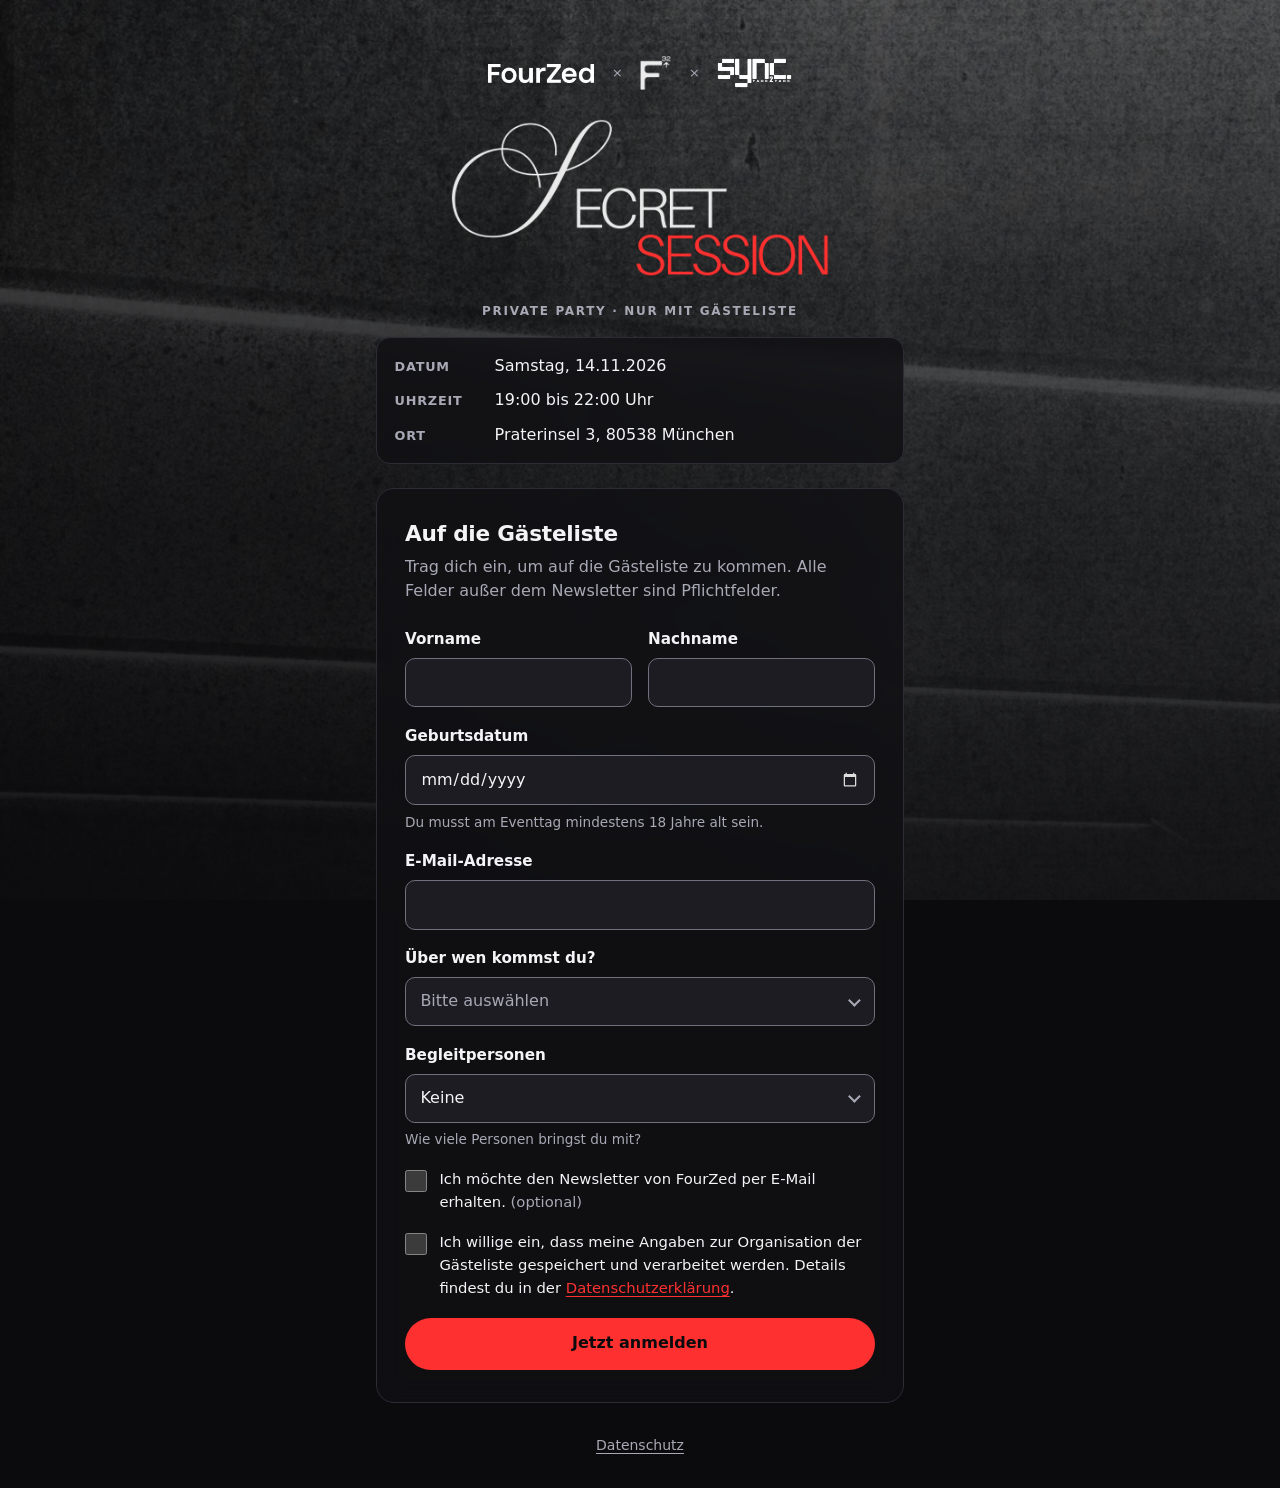
<file: index.html>
<!doctype html>
<html lang="de">
<head>
  <meta charset="utf-8">
  <meta name="viewport" content="width=device-width, initial-scale=1, viewport-fit=cover">
  <meta name="robots" content="noindex, nofollow">
  <meta name="color-scheme" content="dark">
  <meta name="theme-color" content="#0b0b0d">
  <title>Gästeliste · FourZed x F32 x sync. Secret Session</title>
  <meta name="description" content="Anmeldung zur Gästeliste: FourZed x F32 x sync. Secret Session, 14.11.2026, Praterinsel 3, München.">
  <link rel="icon" href="data:image/svg+xml,%3Csvg xmlns='http://www.w3.org/2000/svg' viewBox='0 0 32 32'%3E%3Crect width='32' height='32' rx='8' fill='%230b0b0d'/%3E%3Ccircle cx='16' cy='16' r='7' fill='%23ff3130'/%3E%3C/svg%3E">
  <link rel="stylesheet" href="style.css">
</head>
<body>
  <a class="skip-link" href="#main">Zum Inhalt springen</a>

  <div class="page">
    <header class="site-header">
      <ul class="partner-logos" aria-label="Veranstalter">
        <li><img class="logo-fourzed" src="assets/logo-fourzed-v2.png" alt="FourZed" width="720" height="129"></li>
        <li class="x" aria-hidden="true">×</li>
        <li><img class="logo-f32" src="assets/logo-f32.png" alt="F32" width="140" height="153"></li>
        <li class="x" aria-hidden="true">×</li>
        <li><img class="logo-sync" src="assets/logo-sync.png" alt="sync." width="280" height="113"></li>
      </ul>
    </header>

    <main id="main">
      <section class="hero" aria-labelledby="event-title">
        <h1 id="event-title" class="headline"><span class="visually-hidden">FourZed x F32 x sync. </span><img src="assets/headline-secret-session.png" alt="Secret Session" width="840" height="354"></h1>
        <p class="eyebrow">Private Party · Nur mit Gästeliste</p>
        <dl class="event-meta">
          <div>
            <dt>Datum</dt>
            <dd><time datetime="2026-11-14">Samstag, 14.11.2026</time></dd>
          </div>
          <div>
            <dt>Uhrzeit</dt>
            <dd><time datetime="2026-11-14T19:00">19:00</time> bis <time datetime="2026-11-14T22:00">22:00</time> Uhr</dd>
          </div>
          <div>
            <dt>Ort</dt>
            <dd>Praterinsel 3, 80538 München</dd>
          </div>
        </dl>
      </section>

      <section class="card" id="signup" aria-labelledby="form-title">
        <h2 id="form-title">Auf die Gästeliste</h2>
        <p class="lead">Trag dich ein, um auf die Gästeliste zu kommen. Alle Felder außer dem Newsletter sind Pflichtfelder.</p>

        <noscript>
          <p class="notice notice--error">Bitte aktiviere JavaScript, um dich für die Gästeliste anzumelden.</p>
        </noscript>

        <form id="signup-form" novalidate>
          <div class="row">
            <div class="field">
              <label for="firstName">Vorname</label>
              <input id="firstName" name="firstName" type="text" autocomplete="given-name" maxlength="60" required aria-describedby="firstName-error">
              <p class="field-error" id="firstName-error" aria-live="polite"></p>
            </div>
            <div class="field">
              <label for="lastName">Nachname</label>
              <input id="lastName" name="lastName" type="text" autocomplete="family-name" maxlength="60" required aria-describedby="lastName-error">
              <p class="field-error" id="lastName-error" aria-live="polite"></p>
            </div>
          </div>

          <div class="field">
            <label for="birthdate">Geburtsdatum</label>
            <input id="birthdate" name="birthdate" type="date" autocomplete="bday" min="1900-01-01" required aria-describedby="birthdate-hint birthdate-error">
            <p class="field-hint" id="birthdate-hint">Du musst am Eventtag mindestens <span data-min-age>18</span> Jahre alt sein.</p>
            <p class="field-error" id="birthdate-error" aria-live="polite"></p>
          </div>

          <div class="field">
            <label for="email">E-Mail-Adresse</label>
            <input id="email" name="email" type="email" autocomplete="email" inputmode="email" maxlength="254" spellcheck="false" autocapitalize="off" required aria-describedby="email-error">
            <p class="field-error" id="email-error" aria-live="polite"></p>
          </div>

          <div class="field">
            <label for="via">Über wen kommst du?</label>
            <div class="select-wrap">
              <select id="via" name="via" required aria-describedby="via-error">
                <option value="" selected disabled>Bitte auswählen</option>
                <option value="sync.">sync.</option>
                <option value="F32">F32</option>
                <option value="FourZed">FourZed</option>
              </select>
            </div>
            <p class="field-error" id="via-error" aria-live="polite"></p>
          </div>

          <div class="field">
            <label for="guests">Begleitpersonen</label>
            <div class="select-wrap">
              <select id="guests" name="guests" required aria-describedby="guests-hint guests-error">
                <option value="0" selected>Keine</option>
                <option value="1">1 Person</option>
                <option value="2">2 Personen</option>
                <option value="3">3 Personen</option>
                <option value="4">4 Personen</option>
                <option value="5">5 Personen</option>
              </select>
            </div>
            <p class="field-hint" id="guests-hint">Wie viele Personen bringst du mit?</p>
            <p class="field-error" id="guests-error" aria-live="polite"></p>
          </div>

          <!-- Honeypot gegen Spam-Bots: für Menschen unsichtbar, bitte nicht entfernen. -->
          <div class="hp" aria-hidden="true">
            <label for="website">Website (bitte leer lassen)</label>
            <input id="website" name="website" type="text" tabindex="-1" autocomplete="off">
          </div>

          <div class="field field--check">
            <input id="newsletter" name="newsletter" type="checkbox">
            <label for="newsletter">Ich möchte den Newsletter von FourZed per E-Mail erhalten. <span class="optional">(optional)</span></label>
          </div>

          <div class="field field--check">
            <input id="consent" name="consent" type="checkbox" required aria-describedby="consent-error">
            <label for="consent">Ich willige ein, dass meine Angaben zur Organisation der Gästeliste gespeichert und verarbeitet werden. Details findest du in der <a href="datenschutz.html" target="_blank" rel="noopener">Datenschutzerklärung<span class="visually-hidden"> (öffnet in neuem Tab)</span></a>.</label>
            <p class="field-error" id="consent-error" aria-live="polite"></p>
          </div>

          <div id="form-status" class="notice" role="alert" hidden></div>

          <button type="submit" class="btn btn--primary" id="submit-btn">
            <span class="btn-spinner" aria-hidden="true"></span>
            <span class="btn-label">Jetzt anmelden</span>
          </button>
        </form>
      </section>

      <section class="card success" id="success" hidden aria-labelledby="success-title">
        <div class="success-icon" aria-hidden="true">
          <svg viewBox="0 0 24 24" width="28" height="28"><path d="M5 12.5l4.5 4.5L19 7.5" fill="none" stroke="currentColor" stroke-width="2.5" stroke-linecap="round" stroke-linejoin="round"/></svg>
        </div>
        <h2 id="success-title" tabindex="-1">Du stehst auf der Gästeliste!</h2>
        <p class="lead" id="success-text">Wir freuen uns auf dich.</p>
        <dl class="event-meta event-meta--compact">
          <div>
            <dt>Event</dt>
            <dd>FourZed x F32 x sync. Secret Session</dd>
          </div>
          <div>
            <dt>Wann</dt>
            <dd>Samstag, 14.11.2026, 19:00 bis 22:00 Uhr</dd>
          </div>
          <div>
            <dt>Wo</dt>
            <dd>Praterinsel 3, 80538 München</dd>
          </div>
        </dl>
        <button type="button" class="btn btn--primary" id="ics-btn">Zum Kalender hinzufügen</button>
      </section>
    </main>

    <footer class="site-footer">
      <nav aria-label="Rechtliches">
        <a href="datenschutz.html">Datenschutz</a>
      </nav>
    </footer>
  </div>

  <script src="config.js"></script>
  <script src="script.js"></script>
</body>
</html>
</file>
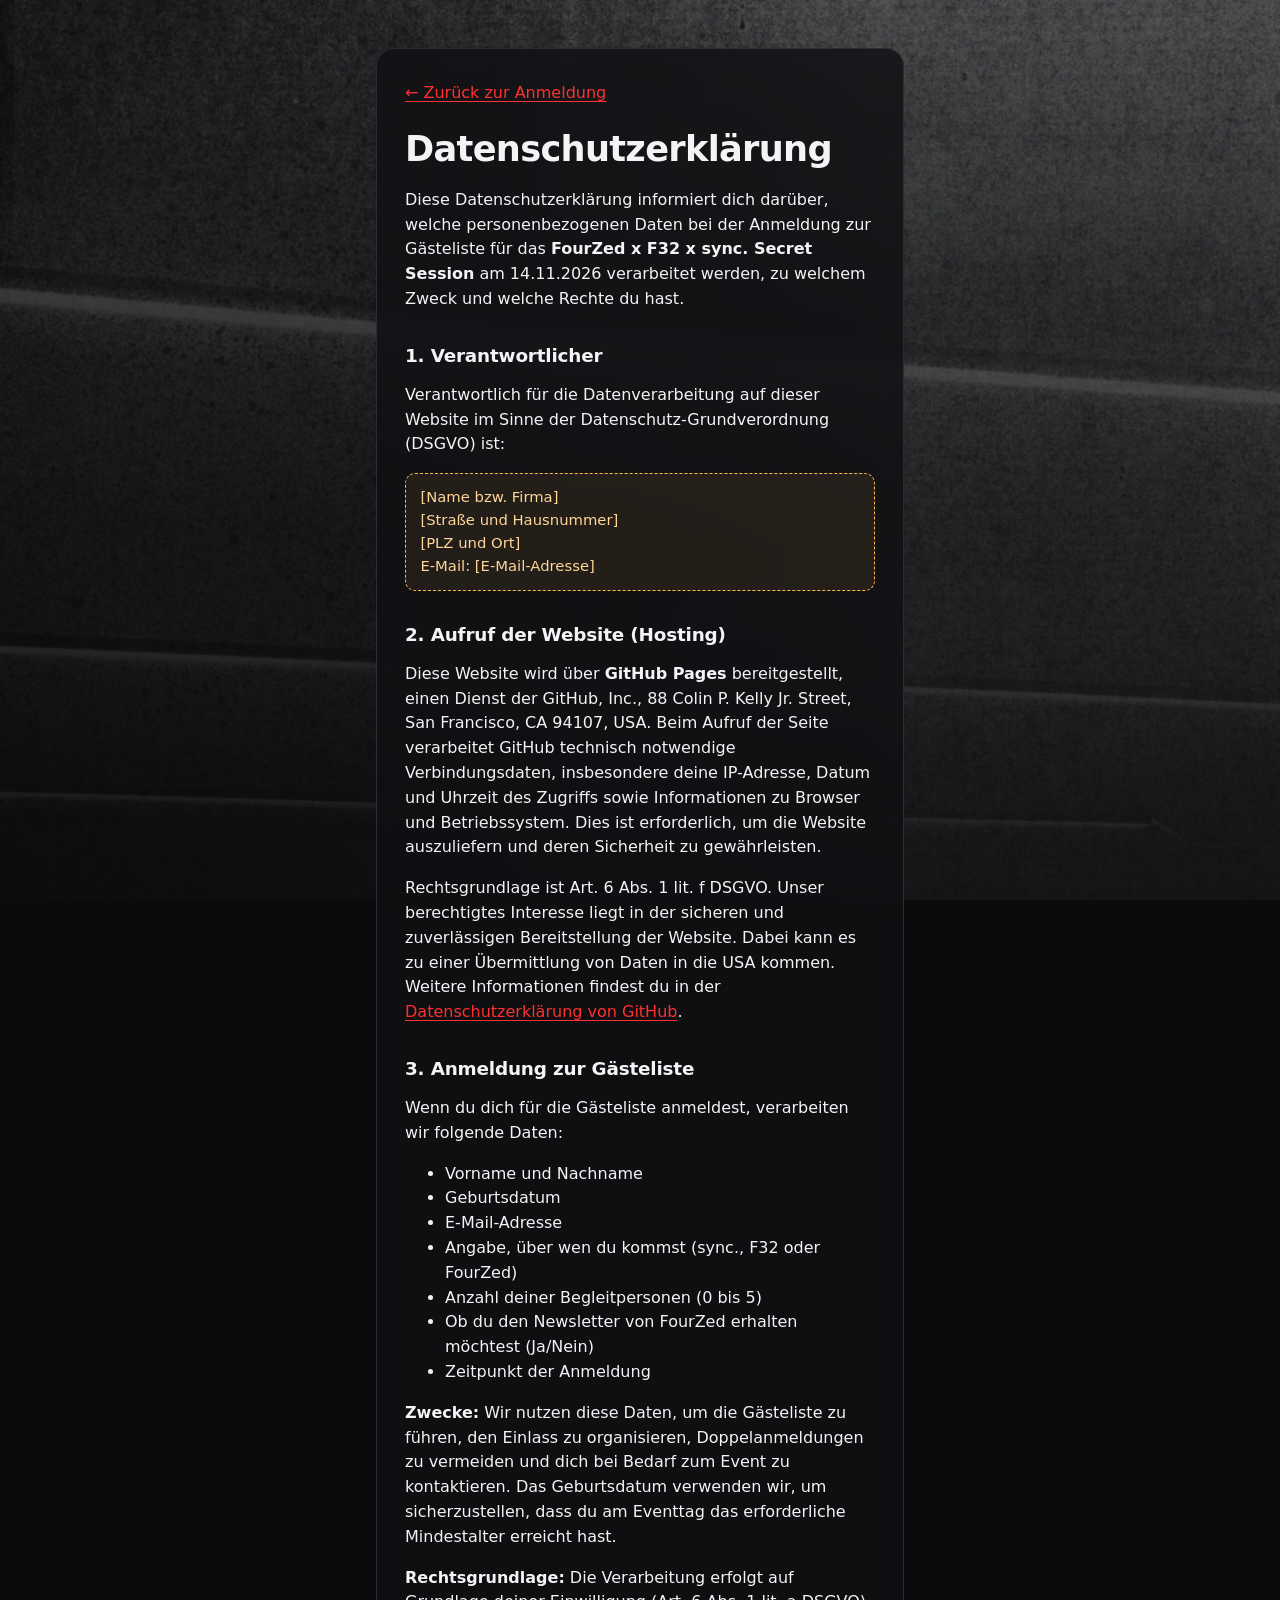
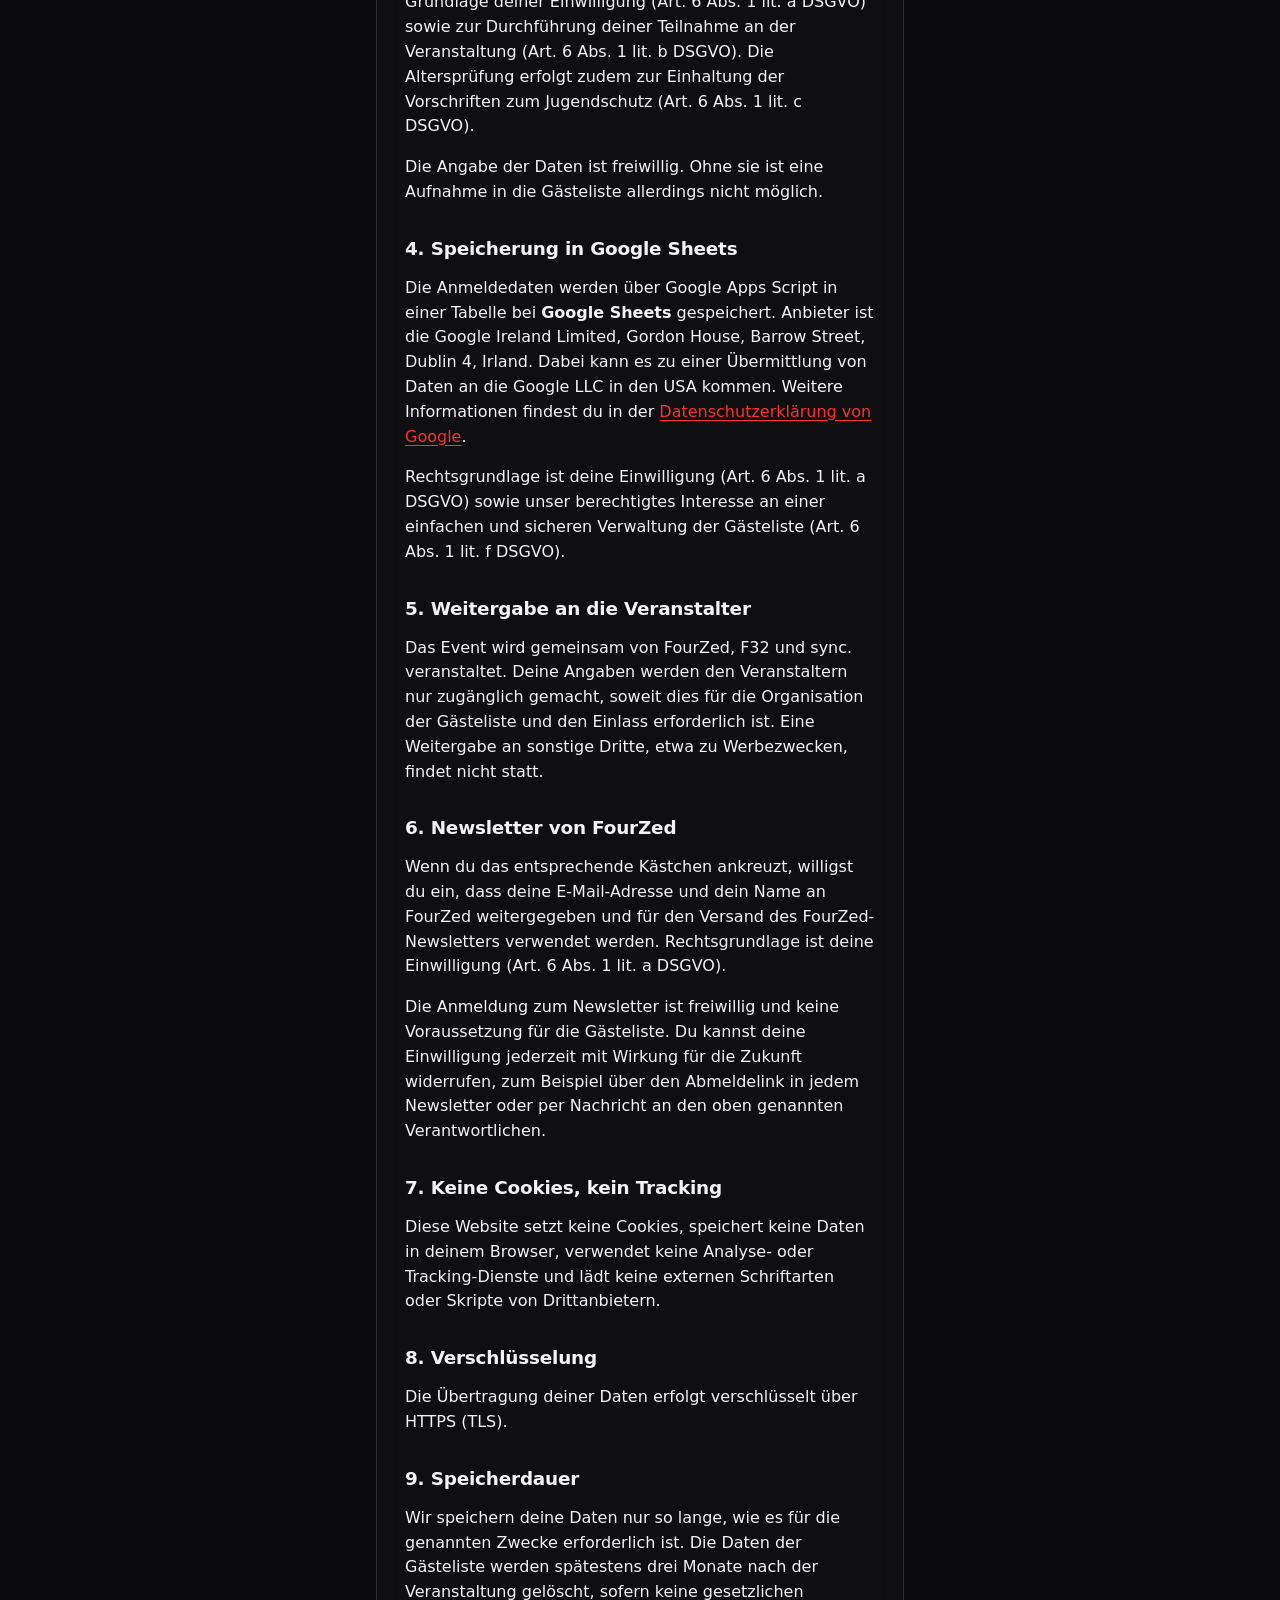
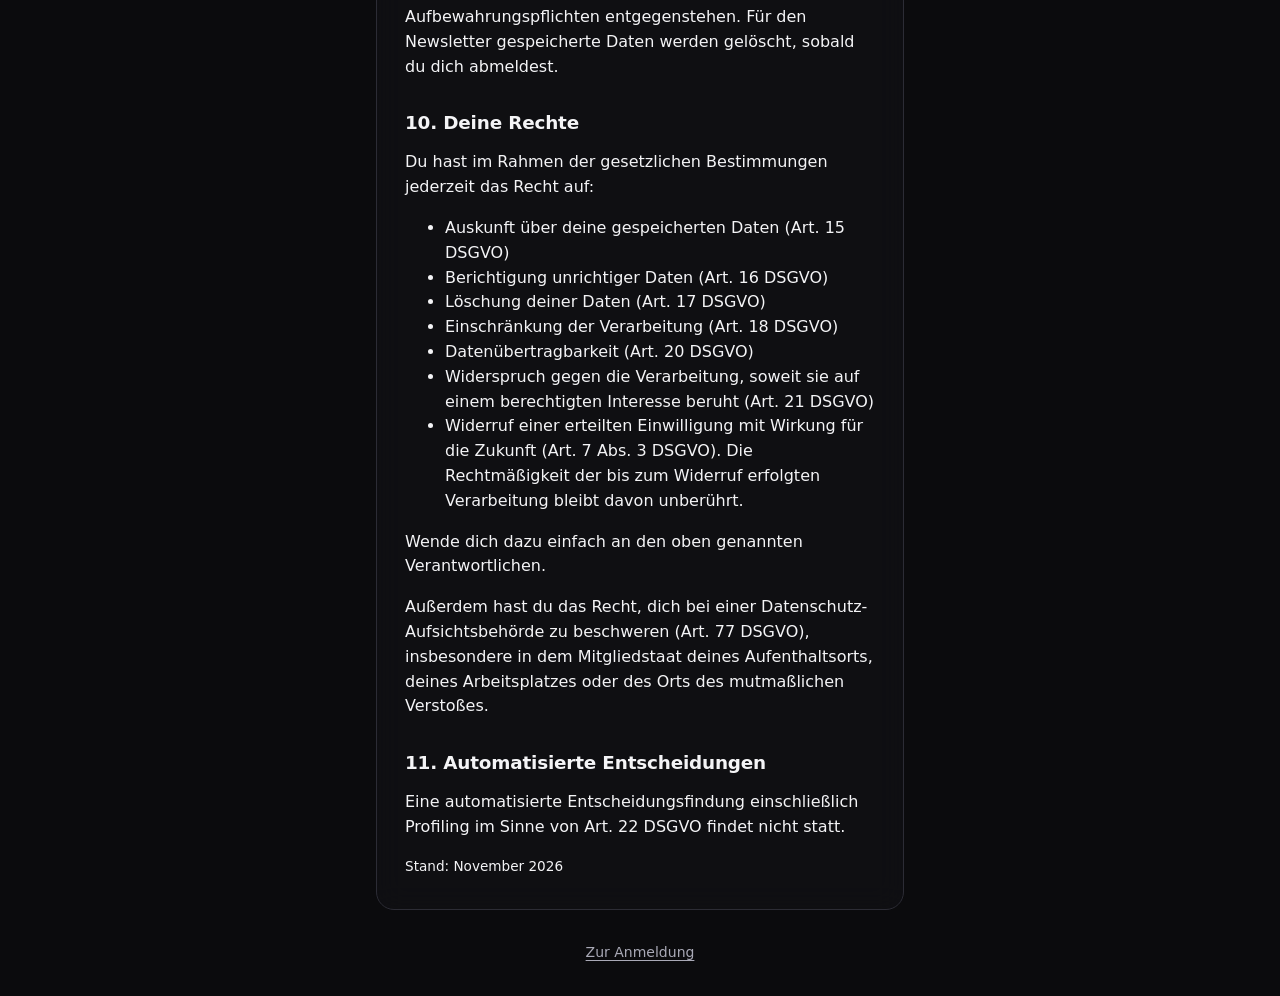
<file: datenschutz.html>
<!doctype html>
<html lang="de">
<head>
  <meta charset="utf-8">
  <meta name="viewport" content="width=device-width, initial-scale=1, viewport-fit=cover">
  <meta name="robots" content="noindex, nofollow">
  <meta name="color-scheme" content="dark">
  <title>Datenschutzerklärung · Gästeliste</title>
  <link rel="icon" href="data:image/svg+xml,%3Csvg xmlns='http://www.w3.org/2000/svg' viewBox='0 0 32 32'%3E%3Crect width='32' height='32' rx='8' fill='%230b0b0d'/%3E%3Ccircle cx='16' cy='16' r='7' fill='%23fea7f2'/%3E%3C/svg%3E">
  <link rel="stylesheet" href="style.css">
</head>
<body>
  <div class="page">
    <main id="main" class="legal">
      <a class="back" href="index.html">← Zurück zur Anmeldung</a>
      <h1>Datenschutzerklärung</h1>
      <p>Diese Datenschutzerklärung informiert dich darüber, welche personenbezogenen Daten bei der Anmeldung zur Gästeliste für das <strong>FourZed x F32 x sync. Secret Session</strong> am 14.11.2026 verarbeitet werden, zu welchem Zweck und welche Rechte du hast.</p>

      <h2>1. Verantwortlicher</h2>
      <p>Verantwortlich für die Datenverarbeitung auf dieser Website im Sinne der Datenschutz-Grundverordnung (DSGVO) ist:</p>
      <!-- BITTE AUSFÜLLEN: Name/Firma, Anschrift und E-Mail des Verantwortlichen. Ohne diese Angaben ist die Erklärung unvollständig. -->
      <address class="placeholder">[Name bzw. Firma]<br>[Straße und Hausnummer]<br>[PLZ und Ort]<br>E-Mail: [E-Mail-Adresse]</address>

      <h2>2. Aufruf der Website (Hosting)</h2>
      <p>Diese Website wird über <strong>GitHub Pages</strong> bereitgestellt, einen Dienst der GitHub, Inc., 88 Colin P. Kelly Jr. Street, San Francisco, CA 94107, USA. Beim Aufruf der Seite verarbeitet GitHub technisch notwendige Verbindungsdaten, insbesondere deine IP-Adresse, Datum und Uhrzeit des Zugriffs sowie Informationen zu Browser und Betriebssystem. Dies ist erforderlich, um die Website auszuliefern und deren Sicherheit zu gewährleisten.</p>
      <p>Rechtsgrundlage ist Art. 6 Abs. 1 lit. f DSGVO. Unser berechtigtes Interesse liegt in der sicheren und zuverlässigen Bereitstellung der Website. Dabei kann es zu einer Übermittlung von Daten in die USA kommen. Weitere Informationen findest du in der <a href="https://docs.github.com/de/site-policy/privacy-policies/github-general-privacy-statement" rel="noopener">Datenschutzerklärung von GitHub</a>.</p>

      <h2>3. Anmeldung zur Gästeliste</h2>
      <p>Wenn du dich für die Gästeliste anmeldest, verarbeiten wir folgende Daten:</p>
      <ul>
        <li>Vorname und Nachname</li>
        <li>Geburtsdatum</li>
        <li>E-Mail-Adresse</li>
        <li>Angabe, über wen du kommst (sync., F32 oder FourZed)</li>
        <li>Anzahl deiner Begleitpersonen (0 bis 5)</li>
        <li>Ob du den Newsletter von FourZed erhalten möchtest (Ja/Nein)</li>
        <li>Zeitpunkt der Anmeldung</li>
      </ul>
      <p><strong>Zwecke:</strong> Wir nutzen diese Daten, um die Gästeliste zu führen, den Einlass zu organisieren, Doppelanmeldungen zu vermeiden und dich bei Bedarf zum Event zu kontaktieren. Das Geburtsdatum verwenden wir, um sicherzustellen, dass du am Eventtag das erforderliche Mindestalter erreicht hast.</p>
      <p><strong>Rechtsgrundlage:</strong> Die Verarbeitung erfolgt auf Grundlage deiner Einwilligung (Art. 6 Abs. 1 lit. a DSGVO) sowie zur Durchführung deiner Teilnahme an der Veranstaltung (Art. 6 Abs. 1 lit. b DSGVO). Die Altersprüfung erfolgt zudem zur Einhaltung der Vorschriften zum Jugendschutz (Art. 6 Abs. 1 lit. c DSGVO).</p>
      <p>Die Angabe der Daten ist freiwillig. Ohne sie ist eine Aufnahme in die Gästeliste allerdings nicht möglich.</p>

      <h2>4. Speicherung in Google Sheets</h2>
      <p>Die Anmeldedaten werden über Google Apps Script in einer Tabelle bei <strong>Google Sheets</strong> gespeichert. Anbieter ist die Google Ireland Limited, Gordon House, Barrow Street, Dublin 4, Irland. Dabei kann es zu einer Übermittlung von Daten an die Google LLC in den USA kommen. Weitere Informationen findest du in der <a href="https://policies.google.com/privacy?hl=de" rel="noopener">Datenschutzerklärung von Google</a>.</p>
      <p>Rechtsgrundlage ist deine Einwilligung (Art. 6 Abs. 1 lit. a DSGVO) sowie unser berechtigtes Interesse an einer einfachen und sicheren Verwaltung der Gästeliste (Art. 6 Abs. 1 lit. f DSGVO).</p>

      <h2>5. Weitergabe an die Veranstalter</h2>
      <p>Das Event wird gemeinsam von FourZed, F32 und sync. veranstaltet. Deine Angaben werden den Veranstaltern nur zugänglich gemacht, soweit dies für die Organisation der Gästeliste und den Einlass erforderlich ist. Eine Weitergabe an sonstige Dritte, etwa zu Werbezwecken, findet nicht statt.</p>

      <h2>6. Newsletter von FourZed</h2>
      <p>Wenn du das entsprechende Kästchen ankreuzt, willigst du ein, dass deine E-Mail-Adresse und dein Name an FourZed weitergegeben und für den Versand des FourZed-Newsletters verwendet werden. Rechtsgrundlage ist deine Einwilligung (Art. 6 Abs. 1 lit. a DSGVO).</p>
      <p>Die Anmeldung zum Newsletter ist freiwillig und keine Voraussetzung für die Gästeliste. Du kannst deine Einwilligung jederzeit mit Wirkung für die Zukunft widerrufen, zum Beispiel über den Abmeldelink in jedem Newsletter oder per Nachricht an den oben genannten Verantwortlichen.</p>

      <h2>7. Keine Cookies, kein Tracking</h2>
      <p>Diese Website setzt keine Cookies, speichert keine Daten in deinem Browser, verwendet keine Analyse- oder Tracking-Dienste und lädt keine externen Schriftarten oder Skripte von Drittanbietern.</p>

      <h2>8. Verschlüsselung</h2>
      <p>Die Übertragung deiner Daten erfolgt verschlüsselt über HTTPS (TLS).</p>

      <h2>9. Speicherdauer</h2>
      <p>Wir speichern deine Daten nur so lange, wie es für die genannten Zwecke erforderlich ist. Die Daten der Gästeliste werden spätestens drei Monate nach der Veranstaltung gelöscht, sofern keine gesetzlichen Aufbewahrungspflichten entgegenstehen. Für den Newsletter gespeicherte Daten werden gelöscht, sobald du dich abmeldest.</p>

      <h2>10. Deine Rechte</h2>
      <p>Du hast im Rahmen der gesetzlichen Bestimmungen jederzeit das Recht auf:</p>
      <ul>
        <li>Auskunft über deine gespeicherten Daten (Art. 15 DSGVO)</li>
        <li>Berichtigung unrichtiger Daten (Art. 16 DSGVO)</li>
        <li>Löschung deiner Daten (Art. 17 DSGVO)</li>
        <li>Einschränkung der Verarbeitung (Art. 18 DSGVO)</li>
        <li>Datenübertragbarkeit (Art. 20 DSGVO)</li>
        <li>Widerspruch gegen die Verarbeitung, soweit sie auf einem berechtigten Interesse beruht (Art. 21 DSGVO)</li>
        <li>Widerruf einer erteilten Einwilligung mit Wirkung für die Zukunft (Art. 7 Abs. 3 DSGVO). Die Rechtmäßigkeit der bis zum Widerruf erfolgten Verarbeitung bleibt davon unberührt.</li>
      </ul>
      <p>Wende dich dazu einfach an den oben genannten Verantwortlichen.</p>
      <p>Außerdem hast du das Recht, dich bei einer Datenschutz-Aufsichtsbehörde zu beschweren (Art. 77 DSGVO), insbesondere in dem Mitgliedstaat deines Aufenthaltsorts, deines Arbeitsplatzes oder des Orts des mutmaßlichen Verstoßes.</p>

      <h2>11. Automatisierte Entscheidungen</h2>
      <p>Eine automatisierte Entscheidungsfindung einschließlich Profiling im Sinne von Art. 22 DSGVO findet nicht statt.</p>

      <p class="field-hint">Stand: November 2026</p>
    </main>

    <footer class="site-footer">
      <nav aria-label="Navigation">
        <a href="index.html">Zur Anmeldung</a>
      </nav>
    </footer>
  </div>
</body>
</html>
</file>
<file: style.css>
/* ==========================================================================
   Gästeliste – Stylesheet
   Akzentfarbe zentral über --accent änderbar.
   ========================================================================== */

:root {
  --accent: #ff3130;          /* Akzentfarbe (Rot aus dem "SESSION"-Schriftzug) */
  --accent-rgb: 255, 49, 48;  /* gleiche Farbe als RGB für Transparenzen */
  --accent-contrast: #0b0b0d; /* Textfarbe auf Akzent */

  --bg: #0b0b0d;
  --surface: #141418;
  --surface-glass: rgba(16, 16, 20, .82);
  --surface-2: #1c1c22;
  --border: #2c2c35;
  --border-strong: #8a8a9a;
  --field-border: #70707e;   /* min. 3:1 Kontrast zum Feld */
  --text: #f4f4f6;
  --text-muted: #a9a9b6;
  --error: #ffb547;           /* Bernstein, damit Fehler sich vom roten Akzent abheben */
  --error-bg: rgba(255, 181, 71, 0.1);
  --success: var(--accent);

  --radius: 14px;
  --radius-sm: 10px;
  --focus: 0 0 0 3px var(--bg), 0 0 0 5px var(--accent);

  --font: system-ui, -apple-system, "Segoe UI", Roboto, "Helvetica Neue", Arial, sans-serif;

  color-scheme: dark;
}

*,
*::before,
*::after { box-sizing: border-box; }

html { -webkit-text-size-adjust: 100%; text-size-adjust: 100%; }

body {
  margin: 0;
  min-height: 100vh;
  background: var(--bg);
  color: var(--text);
  font-family: var(--font);
  font-size: 1rem;
  line-height: 1.55;
  -webkit-font-smoothing: antialiased;
}

/* Hintergrundbild, fest hinter dem Inhalt (funktioniert auch auf iOS) */
body::before {
  content: "";
  position: fixed;
  inset: 0;
  z-index: -1;
  background:
    linear-gradient(180deg, rgba(11, 11, 13, .45) 0%, rgba(11, 11, 13, .72) 40%, rgba(11, 11, 13, .9) 100%),
    url("assets/background.webp") center top / cover no-repeat;
}

a { color: var(--accent); text-underline-offset: 3px; }
a:hover { text-decoration-thickness: 2px; }

:focus-visible { outline: none; box-shadow: var(--focus); border-radius: 6px; }

.visually-hidden {
  position: absolute !important;
  width: 1px; height: 1px;
  margin: -1px; padding: 0;
  overflow: hidden; clip: rect(0 0 0 0);
  white-space: nowrap; border: 0;
}

.skip-link {
  position: absolute; left: 1rem; top: -100px; z-index: 10;
  background: var(--accent); color: var(--accent-contrast);
  padding: .6rem 1rem; border-radius: var(--radius-sm); font-weight: 600;
  text-decoration: none;
}
.skip-link:focus { top: 1rem; }

/* Layout ---------------------------------------------------------------- */

.page {
  width: 100%;
  max-width: 560px;
  margin: 0 auto;
  padding: max(1.25rem, env(safe-area-inset-top)) 1rem max(2rem, env(safe-area-inset-bottom));
}

.site-header { display: flex; justify-content: center; padding: .5rem 0 1.75rem; }

.partner-logos {
  display: flex; align-items: center; justify-content: center;
  gap: .9rem;
  margin: 0; padding: 0; list-style: none;
}
.partner-logos li { display: flex; align-items: center; }
.partner-logos img { display: block; width: auto; }
.partner-logos .logo-fourzed { height: 17px; }
.partner-logos .logo-f32 { height: 30px; }
.partner-logos .logo-sync { height: 27px; }
.partner-logos .x { color: var(--text-muted); font-size: .8rem; line-height: 1; }

/* Hero ------------------------------------------------------------------ */

.hero { margin-bottom: 1.5rem; text-align: center; }

.eyebrow {
  margin: 0 0 1rem;
  color: var(--text-muted);
  font-size: .75rem; font-weight: 600; letter-spacing: .14em; text-transform: uppercase;
}

h1 {
  margin: 0 0 1.25rem;
  font-size: clamp(1.9rem, 8vw, 2.6rem);
  line-height: 1.08;
  letter-spacing: -0.02em;
  font-weight: 750;
}
.headline { margin: 0 0 1.5rem; line-height: 0; }
.headline img { display: inline-block; width: min(100%, 320px); height: auto; }

h2 { margin: 0 0 .4rem; font-size: 1.35rem; letter-spacing: -0.01em; line-height: 1.25; }

.lead { margin: 0 0 1.5rem; color: var(--text-muted); }

.event-meta {
  display: grid; gap: .6rem;
  margin: 0; padding: 1rem 1.1rem;
  border: 1px solid var(--border);
  border-radius: var(--radius);
  background: var(--surface-glass);
  text-align: left;
  -webkit-backdrop-filter: blur(10px);
  backdrop-filter: blur(10px);
}
.event-meta > div { display: grid; grid-template-columns: 5.5rem 1fr; gap: .75rem; align-items: baseline; }
.event-meta dt { color: var(--text-muted); font-size: .8rem; font-weight: 600; letter-spacing: .06em; text-transform: uppercase; }
.event-meta dd { margin: 0; font-weight: 500; }
.event-meta--compact { margin: 0 0 1.5rem; text-align: left; }

/* Card ------------------------------------------------------------------ */

.card {
  background: var(--surface-glass);
  -webkit-backdrop-filter: blur(14px);
  backdrop-filter: blur(14px);
  border: 1px solid var(--border);
  border-radius: calc(var(--radius) + 4px);
  padding: 1.5rem 1.1rem;
}

/* Form ------------------------------------------------------------------ */

.row { display: grid; gap: 0; }

.field { margin-bottom: 1.1rem; }

label { display: block; margin-bottom: .4rem; font-weight: 600; font-size: .95rem; }

input[type="text"],
input[type="email"],
input[type="date"],
select {
  display: block;
  width: 100%;
  min-height: 3rem;
  padding: .7rem .9rem;
  font: inherit;
  font-size: 1rem; /* verhindert Zoom auf iOS */
  color: var(--text);
  background: var(--surface-2);
  border: 1.5px solid var(--field-border);
  border-radius: var(--radius-sm);
  transition: border-color .15s ease, box-shadow .15s ease;
  -webkit-appearance: none;
  appearance: none;
}

input[type="date"] { line-height: 1.5; }
input[type="date"]::-webkit-date-and-time-value { text-align: left; }
input[type="date"]::-webkit-calendar-picker-indicator { opacity: .85; cursor: pointer; }

input:hover, select:hover { border-color: var(--border-strong); }

input:focus-visible, select:focus-visible {
  border-color: var(--accent);
  box-shadow: 0 0 0 3px rgba(var(--accent-rgb), .35);
  border-radius: var(--radius-sm);
}

.select-wrap { position: relative; }
.select-wrap::after {
  content: "";
  position: absolute; right: 1rem; top: 50%;
  width: .55rem; height: .55rem;
  border-right: 2px solid var(--text-muted);
  border-bottom: 2px solid var(--text-muted);
  transform: translateY(-70%) rotate(45deg);
  pointer-events: none;
}
select { padding-right: 2.5rem; cursor: pointer; }
select:invalid, select option[value=""] { color: var(--text-muted); }
select option { color: var(--text); background: var(--surface-2); }

[aria-invalid="true"] { border-color: var(--error) !important; }

.field-hint { margin: .4rem 0 0; color: var(--text-muted); font-size: .85rem; }

.field-error {
  margin: .4rem 0 0;
  color: var(--error);
  font-size: .875rem; font-weight: 500;
}
.field-error:empty { display: none; }
.field-error::before { content: "⚠ "; }

/* Checkboxen */
.field--check {
  display: grid;
  grid-template-columns: 1.4rem 1fr;
  column-gap: .75rem;
  align-items: start;
}
.field--check input[type="checkbox"] {
  width: 1.4rem; height: 1.4rem; margin: .1rem 0 0;
  accent-color: var(--accent);
  cursor: pointer;
}
.field--check label { margin: 0; font-weight: 400; font-size: .925rem; color: var(--text); cursor: pointer; }
.field--check .field-error { grid-column: 2; }
.field--check input[aria-invalid="true"] { outline: 2px solid var(--error); outline-offset: 2px; }
.optional { color: var(--text-muted); }

/* Honeypot */
.hp {
  position: absolute !important;
  left: -10000px; top: auto;
  width: 1px; height: 1px; overflow: hidden;
}

/* Hinweise / Fehlermeldungen */
.notice {
  margin: 0 0 1.1rem;
  padding: .9rem 1rem;
  border-radius: var(--radius-sm);
  border: 1px solid var(--border);
  font-size: .95rem;
}
.notice[hidden] { display: none; }
.notice--error { border-color: var(--error); background: var(--error-bg); color: var(--text); }
.notice--info { border-color: var(--accent); background: rgba(var(--accent-rgb), .08); }
.notice strong { display: block; margin-bottom: .2rem; }
.notice p { margin: 0; }
.notice .btn { margin-top: .8rem; }

/* Buttons --------------------------------------------------------------- */

.btn {
  display: inline-flex; align-items: center; justify-content: center; gap: .6rem;
  width: 100%;
  min-height: 3.25rem;
  padding: .8rem 1.25rem;
  font: inherit; font-size: 1rem; font-weight: 700;
  border: 0; border-radius: 999px;
  cursor: pointer;
  transition: transform .1s ease, filter .15s ease, opacity .15s ease;
}
.btn--primary { background: var(--accent); color: var(--accent-contrast); }
.btn--primary:hover { filter: brightness(1.06); }
.btn--primary:active { transform: translateY(1px); }
.btn--secondary {
  background: transparent; color: var(--text);
  border: 1.5px solid var(--border-strong);
  min-height: 2.75rem; width: auto;
}
.btn:focus-visible { box-shadow: var(--focus); border-radius: 999px; }
.btn:disabled { cursor: progress; opacity: .7; }

.btn-spinner {
  display: none;
  width: 1.1rem; height: 1.1rem;
  border: 2.5px solid currentColor; border-right-color: transparent;
  border-radius: 50%;
  animation: spin .7s linear infinite;
}
.btn[aria-busy="true"] .btn-spinner { display: inline-block; }

@keyframes spin { to { transform: rotate(360deg); } }

/* Erfolg ---------------------------------------------------------------- */

.success { text-align: center; }
.success[hidden] { display: none; }
.success-icon {
  display: grid; place-items: center;
  width: 3.5rem; height: 3.5rem; margin: .25rem auto 1rem;
  border-radius: 50%;
  background: var(--accent); color: var(--accent-contrast);
}
.success h2 { font-size: 1.6rem; }
/* Überschrift erhält nur programmatisch Fokus (für Screenreader), daher ohne Rahmen */
.success h2:focus, .success h2:focus-visible { outline: none; box-shadow: none; }

/* Footer ---------------------------------------------------------------- */

.site-footer { padding: 2rem 0 0; text-align: center; font-size: .875rem; }
.site-footer nav { display: flex; justify-content: center; gap: 1.5rem; }
.site-footer a { color: var(--text-muted); }
.site-footer a:hover { color: var(--text); }

/* Rechtstexte ----------------------------------------------------------- */

.legal h1 { font-size: clamp(1.7rem, 7vw, 2.2rem); }
.legal h2 { margin-top: 2rem; font-size: 1.15rem; }
.legal {
  background: var(--surface-glass);
  -webkit-backdrop-filter: blur(14px);
  backdrop-filter: blur(14px);
  border: 1px solid var(--border);
  border-radius: calc(var(--radius) + 4px);
  padding: 1.5rem 1.1rem;
}
.legal p, .legal li { color: var(--text); }
.legal address { font-style: normal; }
.legal .back { display: inline-block; margin-bottom: 1.5rem; }
.placeholder {
  display: block;
  margin: .5rem 0;
  padding: .75rem .9rem;
  border: 1.5px dashed #ffb84d;
  border-radius: var(--radius-sm);
  background: rgba(255, 184, 77, .08);
  color: #ffd699;
  font-size: .925rem;
}
.placeholder-banner {
  margin: 0 0 1.5rem;
  padding: 1rem;
  border: 2px solid #ffb84d;
  border-radius: var(--radius-sm);
  background: rgba(255, 184, 77, .12);
  color: #ffe2b3;
  font-weight: 600;
}

/* Größere Screens ------------------------------------------------------- */

@media (min-width: 560px) {
  .page { padding-top: 3rem; }
  .card, .legal { padding: 2rem 1.75rem; }
  .headline img { width: 380px; }
  .partner-logos { gap: 1.1rem; }
  .partner-logos .logo-fourzed { height: 19px; }
  .partner-logos .logo-f32 { height: 34px; }
  .partner-logos .logo-sync { height: 30px; }
  .row { grid-template-columns: 1fr 1fr; column-gap: 1rem; }
  .btn--primary { width: 100%; }
}

@media (prefers-reduced-motion: reduce) {
  *, *::before, *::after { animation-duration: .01ms !important; transition-duration: .01ms !important; }
}

@media (forced-colors: active) {
  .btn, input, select { border: 1px solid ButtonText; }
}
</file>
